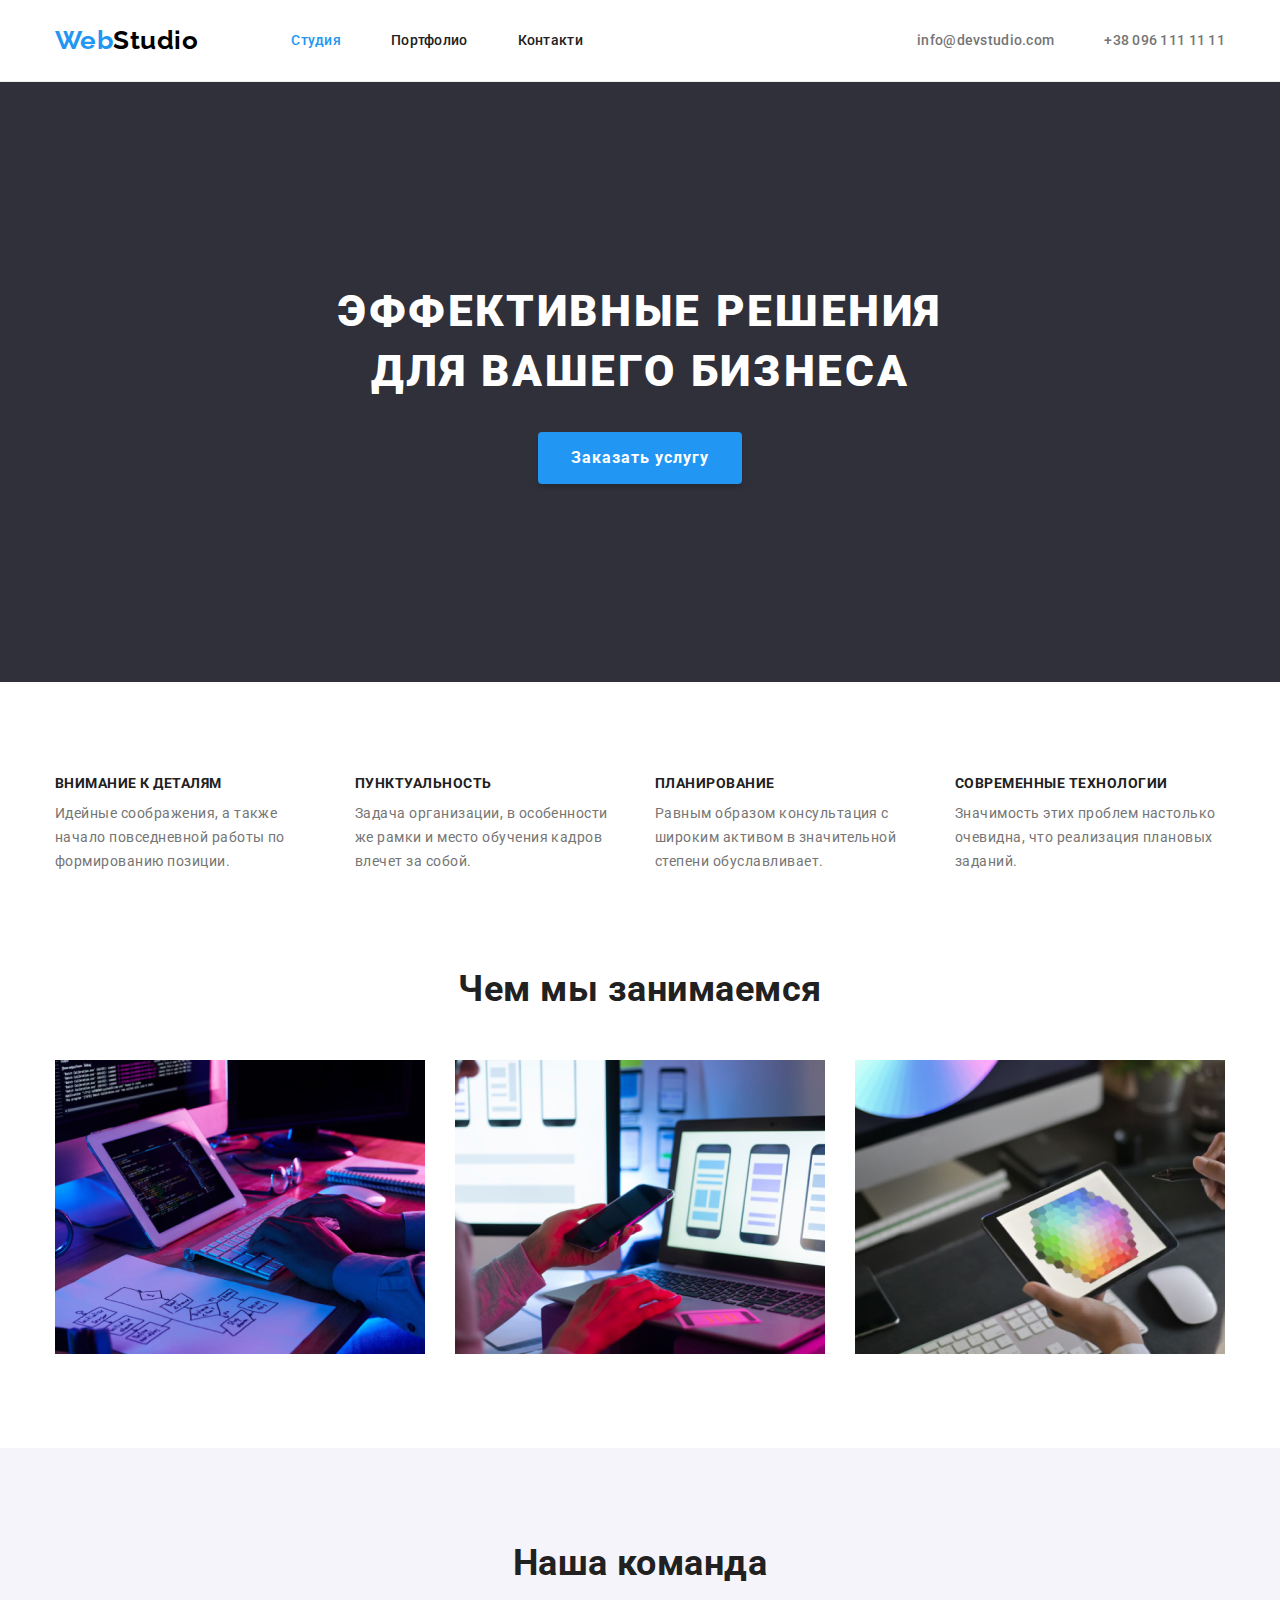
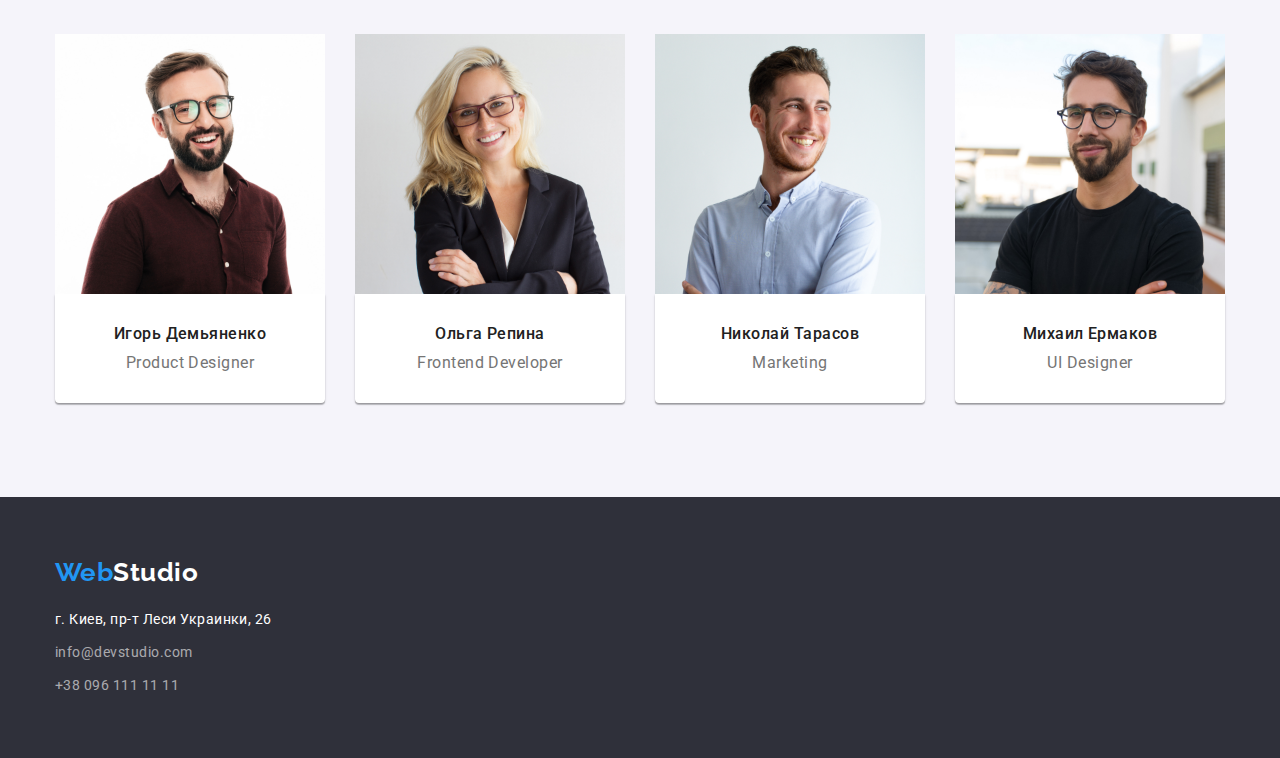
<file: index.html>
<!DOCTYPE html>
<html lang="ru">
  <head>
    <meta charset="UTF-8" />
    <meta http-equiv="X-UA-Compatible" content="IE=edge" />
    <meta name="viewport" content="width=device-width, initial-scale=1.0" />
    <title>Document</title>
    <link rel="preconnect" href="https://fonts.googleapis.com" />
    <link rel="preconnect" href="https://fonts.gstatic.com" crossorigin />
    <link
      href="https://fonts.googleapis.com/css2?family=Raleway:wght@700&family=Roboto:wght@400;500;700;900&display=swap"
      rel="stylesheet"
    />
    <link
      rel="stylesheet"
      href="https://cdnjs.cloudflare.com/ajax/libs/modern-normalize/1.1.0/modern-normalize.min.css"
    />
    <link rel="stylesheet" href="./css/style.css" />
  </head>
  <body>
    <!-- Шапка сайта -->
    <header class="header">
      <div class="container header-container">
        <nav class="nav-header">
          <a class="logo" href="/" lang="en"> Web<span class="logo-color-light">Studio</span> </a>

          <ul class="navigation list">
            <li class="navigation-item">
              <a href="./index.html" class="link current">Студия</a>
            </li>
            <li class="navigation-item">
              <a href="./portfolio.html" class="link">Портфолио</a>
            </li>
            <li class="navigation-item"><a href="" class="link">Контакти</a></li>
          </ul>
        </nav>
        <ul class="contact list">
          <li>
            <a href="mailto:info@devstudio.com" lang="en" class="nav-mail link"
              >info@devstudio.com</a
            >
          </li>
          <li><a href="tel:+380961111111" class="link">+38 096 111 11 11</a></li>
        </ul>
      </div>
    </header>

    <main>
      <!--Герой -->
      <section class="hero">
        <h1 class="hero-title">Эффективные решения для вашего бизнеса</h1>
        <button type="button" class="button primary">Заказать услугу</button>
      </section>
      <!-- Преимущества -->
      <section class="benefits-section section">
        <div class="container">
          <h2 class="hidden">Преимушества</h2>
          <ul class="benefits list">
            <li class="benefits-card">
              <h3 class="title">Внимание к деталям</h3>
              <p class="text">
                Идейные соображения, а также начало повседневной работы по формированию позиции.
              </p>
            </li>
            <li class="benefits-card">
              <h3 class="title">Пунктуальность</h3>
              <p class="text">
                Задача организации, в особенности же рамки и место обучения кадров влечет за собой.
              </p>
            </li>
            <li class="benefits-card">
              <h3 class="title">Планирование</h3>
              <p class="text">
                Равным образом консультация с широким активом в значительной степени обуславливает.
              </p>
            </li>
            <li class="benefits-card">
              <h3 class="title">Современные технологии</h3>
              <p class="text">
                Значимость этих проблем настолько очевидна, что реализация плановых заданий.
              </p>
            </li>
          </ul>
        </div>
      </section>
      <!-- Чем занимаются -->
      <section class="section">
        <div class="container">
          <h2 class="works-title">Чем мы занимаемся</h2>
          <ul class="works list">
            <li class="works-card">
              <a href="">
                <img
                  src="./img/keyboard-and-tablet.jpg"
                  alt="Картинка с клавиатурой и планшетом"
                  width="370"
              /></a>
            </li>
            <li class="works-card">
              <a href="">
                <img
                  src="./img/smartphone-and-laptop.jpg"
                  alt="Картинка с смартфоном и ноутбуком"
                  width="370"
              /></a>
            </li>
            <li class="works-card">
              <a href="">
                <img src="./img/tablet.jpg" alt="Картинка с планшетом" width="370" />
              </a>
            </li>
          </ul>
        </div>
      </section>
      <!-- Команда -->
      <section class="team-section section">
        <div class="container">
          <h2 class="team-title">Наша команда</h2>
          <ul class="team-list list">
            <li class="team-card">
              <img src="./img/product-designer.jpg" alt="Фото Игорь Демьяненко" width="270" />
              <div class="team-border">
                <h3 class="title">Игорь Демьяненко</h3>
                <p class="text" lang="en">Product Designer</p>
              </div>
            </li>

            <li class="team-card">
              <img src="./img/frontend-developer.jpg" alt="Фото Ольга Репина" width="270" />
              <div class="team-border">
                <h3 class="title">Ольга Репина</h3>
                <p class="text" lang="en">Frontend Developer</p>
              </div>
            </li>
            <li class="team-card">
              <img src="./img/marketing.jpg" alt="Фото Николай Тарасов" width="270" />
              <div class="team-border">
                <h3 class="title">Николай Тарасов</h3>
                <p class="text" lang="en">Marketing</p>
              </div>
            </li>
            <li class="team-card">
              <img src="./img/ui-designer.jpg" alt="Фото Михаил Ермаков" width="270" />
              <div class="team-border">
                <h3 class="title">Михаил Ермаков</h3>
                <p class="text" lang="en">UI Designer</p>
              </div>
            </li>
          </ul>
        </div>
      </section>
    </main>

    <!-- Футер -->
    <footer class="footer">
      <div class="container footer-container">
        <a class="logo footer-logo" href="/" lang="en">
          Web<span class="logo-color-dark">Studio</span>
        </a>
        <div class="address">
          <address>
            <p class="real-address">г. Киев, пр-т Леси Украинки, 26</p>
            <ul class="contact-footer list">
              <li class="footer-card">
                <a href="mailto:info@devstudio.com" lang="en" class="link">info@devstudio.com</a>
              </li>
              <li class="footer-card">
                <a href="tel:+380961111111" class="link">+38 096 111 11 11</a>
              </li>
            </ul>
          </address>
        </div>
      </div>
    </footer>
  </body>
</html>
<!-- Все -->
</file>
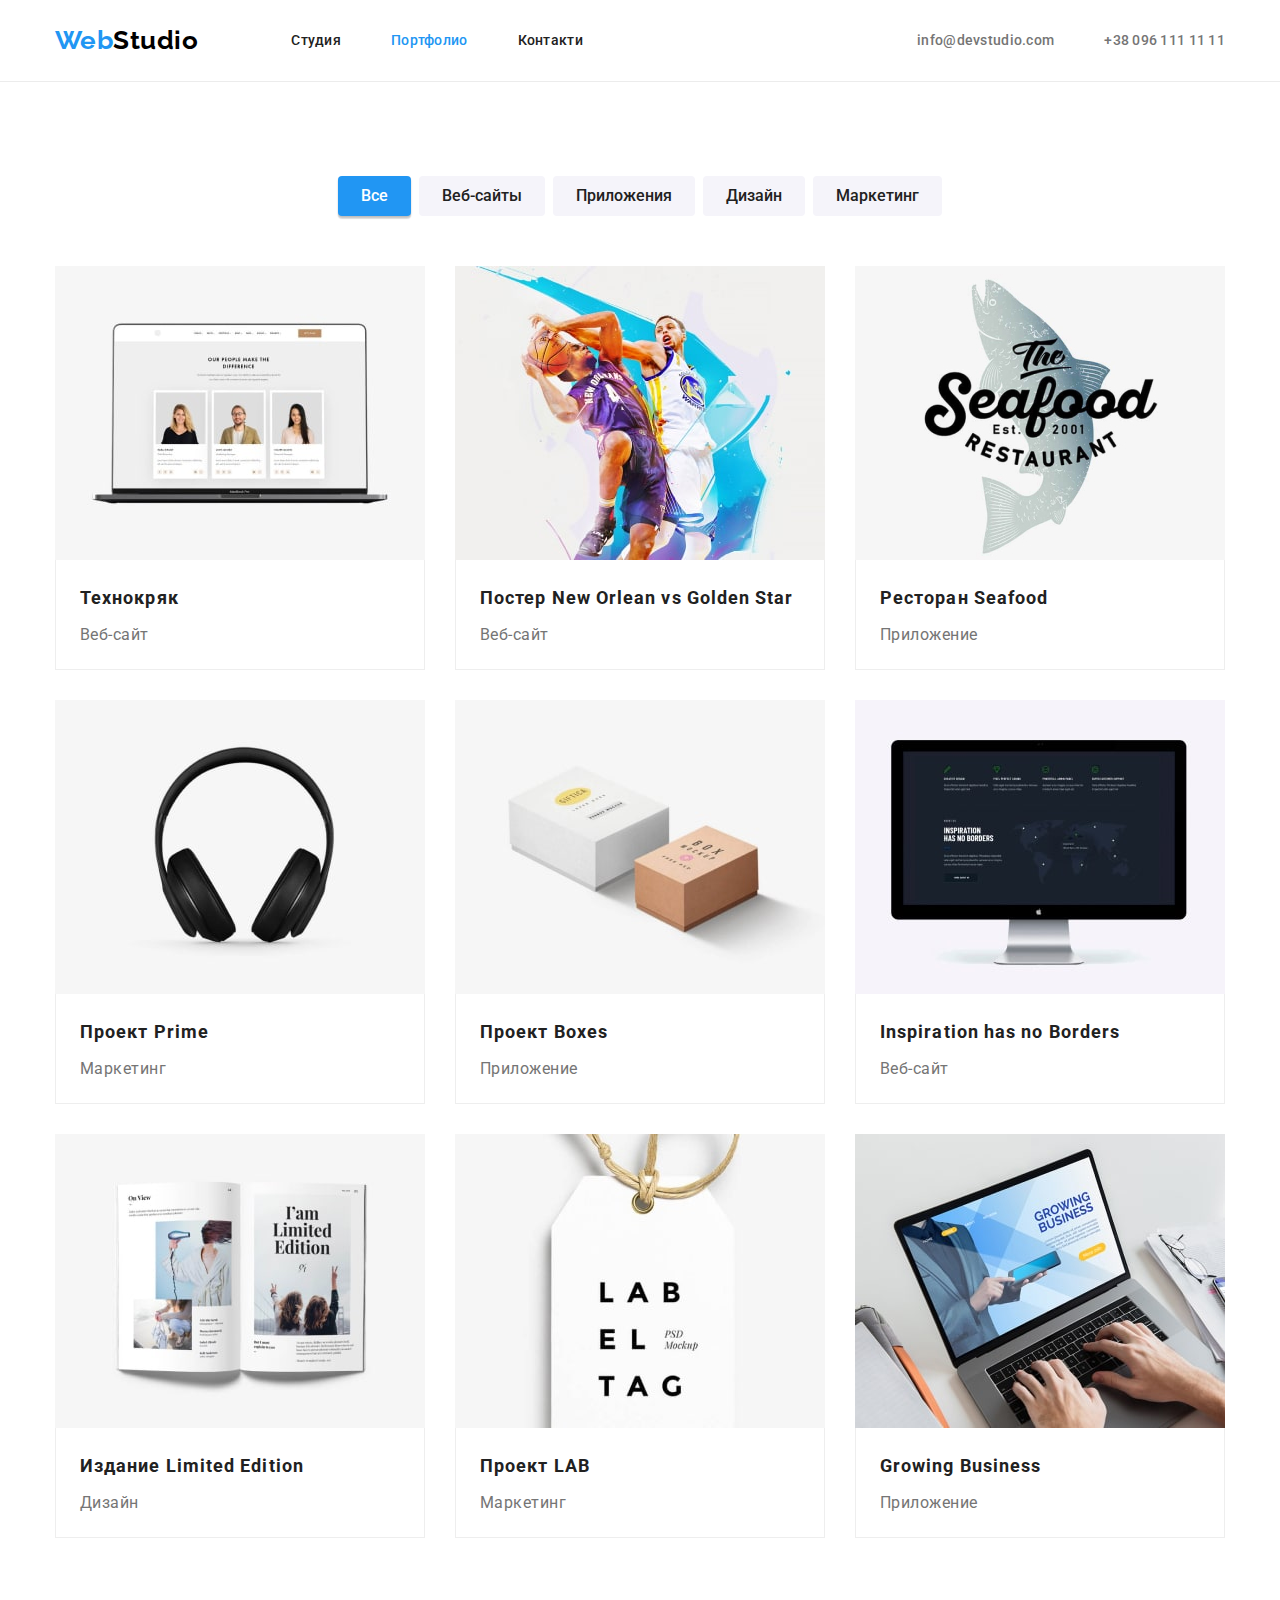
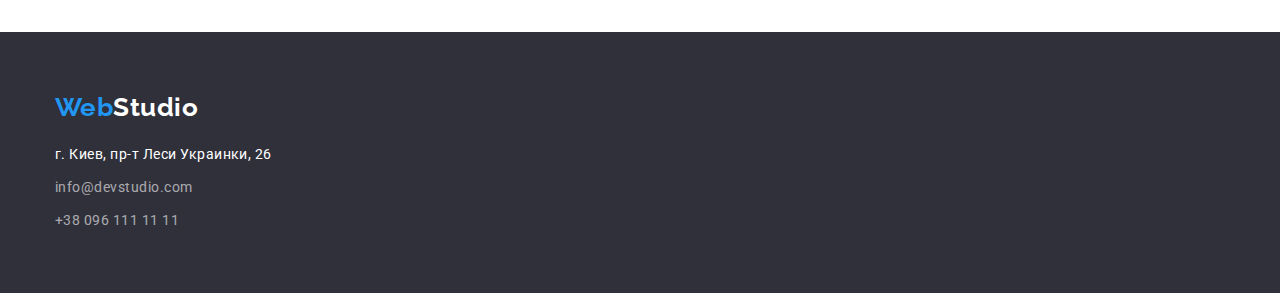
<file: portfolio.html>
<!DOCTYPE html>
<html lang="ru">
  <head>
    <meta charset="UTF-8" />
    <meta http-equiv="X-UA-Compatible" content="IE=edge" />
    <meta name="viewport" content="width=device-width, initial-scale=1.0" />
    <title>Portfolio</title>
    <link rel="preconnect" href="https://fonts.googleapis.com" />
    <link rel="preconnect" href="https://fonts.gstatic.com" crossorigin />
    <link
      href="https://fonts.googleapis.com/css2?family=Raleway:wght@700&family=Roboto:wght@400;500;700;900&display=swap"
      rel="stylesheet"
    />
    <link
      rel="stylesheet"
      href="https://cdnjs.cloudflare.com/ajax/libs/modern-normalize/1.1.0/modern-normalize.min.css"
    />
    <link rel="stylesheet" href="./css/style.css" />
  </head>
  <body>
    <!-- Шапка сайта -->
    <header class="header">
      <div class="container header-container">
        <nav class="nav-header">
          <a class="logo" href="/" lang="en"> Web<span class="logo-color-light">Studio</span> </a>

          <ul class="navigation list">
            <li class="navigation-item"><a href="./index.html" class="link">Студия</a></li>
            <li class="navigation-item">
              <a href="./portfolio.html" class="link current">Портфолио</a>
            </li>
            <li class="navigation-item"><a href="" class="link">Контакти</a></li>
          </ul>
        </nav>
        <ul class="contact list">
          <li>
            <a href="mailto:info@devstudio.com" lang="en" class="nav-mail link"
              >info@devstudio.com</a
            >
          </li>
          <li><a href="tel:+380961111111" class="link">+38 096 111 11 11</a></li>
        </ul>
      </div>
    </header>
    <!-- Портфолио -->
    <main>
      <section class="portfolio-section section">
        <div class="container">
          <h1 hidden>Примери портфолио</h1>
          <!-- Фильтри -->
          <ul class="flex-botton-portfolio list">
            <li class="element">
              <button class="botton-portfolio active" type="button">Все</button>
            </li>
            <li class="element">
              <button class="botton-portfolio" type="button">Веб-сайты</button>
            </li>
            <li class="element">
              <button class="botton-portfolio" type="button">Приложения</button>
            </li>
            <li class="element"><button class="botton-portfolio" type="button">Дизайн</button></li>
            <li class="element">
              <button class="botton-portfolio" type="button">Маркетинг</button>
            </li>
          </ul>
          <ul class="portfolio list">
            <li class="portfolio-card">
              <a href="">
                <img
                  src="./img/img-portfolio/texnohryak.jpg"
                  alt="Изображение проекта"
                  width="370"
                  height="294"
                />
                <div class="portfolio-border">
                  <h2 class="title">Технокряк</h2>
                  <p class="text">Веб-сайт</p>
                </div>
              </a>
            </li>
            <li class="portfolio-card">
              <a href="">
                <img
                  src="./img/img-portfolio/poster-new-orlean-vs-golden-star.jpg"
                  alt="Изображение проекта"
                  width="370"
                  height="294"
                />
                <div class="portfolio-border">
                  <h2 class="title">Постер New Orlean vs Golden Star</h2>
                  <p class="text">Веб-сайт</p>
                </div>
              </a>
            </li>
            <li class="portfolio-card">
              <a href="">
                <img
                  src="./img/img-portfolio/restoran-seafood.jpg"
                  alt="Изображение проекта"
                  width="370"
                  height="294"
                />
                <div class="portfolio-border">
                  <h2 class="title">Ресторан Seafood</h2>
                  <p class="text">Приложение</p>
                </div>
              </a>
            </li>
            <li class="portfolio-card">
              <a href="">
                <img
                  src="./img/img-portfolio/project-prime.jpg"
                  alt="Изображение проекта"
                  width="370"
                  height="294"
                />
                <div class="portfolio-border">
                  <h2 class="title">Проект Prime</h2>
                  <p class="text">Маркетинг</p>
                </div>
              </a>
            </li>
            <li class="portfolio-card">
              <a href="">
                <img
                  src="./img/img-portfolio/project-boxes.jpg"
                  alt="Изображение проекта"
                  width="370"
                  height="294"
                />
                <div class="portfolio-border">
                  <h2 class="title">Проект Boxes</h2>
                  <p class="text">Приложение</p>
                </div>
              </a>
            </li>
            <li class="portfolio-card">
              <a href="">
                <img
                  src="./img/img-portfolio/inspiration-has-no-borders.jpg"
                  alt="Изображение проекта"
                  width="370"
                  height="294"
                />
                <div class="portfolio-border">
                  <h2 class="title">Inspiration has no Borders</h2>
                  <p class="text">Веб-сайт</p>
                </div>
              </a>
            </li>
            <li class="portfolio-card">
              <a href="">
                <img
                  src="./img/img-portfolio/limited-edition.jpg"
                  alt="Изображение проекта"
                  width="370"
                  height="294"
                />
                <div class="portfolio-border">
                  <h2 class="title">Издание Limited Edition</h2>
                  <p class="text">Дизайн</p>
                </div>
              </a>
            </li>
            <li class="portfolio-card">
              <a href="">
                <img
                  src="./img/img-portfolio/project-lab.jpg"
                  alt="Изображение проекта"
                  width="370"
                  height="294"
                />
                <div class="portfolio-border">
                  <h2 class="title">Проект LAB</h2>
                  <p class="text">Маркетинг</p>
                </div>
              </a>
            </li>
            <li class="portfolio-card">
              <a href="">
                <img
                  src="./img/img-portfolio/growing-business.jpg"
                  alt="Изображение проекта"
                  width="370"
                  height="294"
                />
                <div class="portfolio-border">
                  <h2 class="title">Growing Business</h2>
                  <p class="text">Приложение</p>
                </div>
              </a>
            </li>
          </ul>
        </div>
      </section>
    </main>
    <!-- Футер -->
    <footer class="footer">
      <div class="container footer-container">
        <a class="logo footer-logo" href="/" lang="en">
          Web<span class="logo-color-dark">Studio</span>
        </a>
        <div class="address">
          <address>
            <p class="real-address">г. Киев, пр-т Леси Украинки, 26</p>
            <ul class="contact-footer list">
              <li class="footer-card">
                <a href="mailto:info@devstudio.com" lang="en" class="link">info@devstudio.com</a>
              </li>
              <li class="footer-card">
                <a href="tel:+380961111111" class="link">+38 096 111 11 11</a>
              </li>
            </ul>
          </address>
        </div>
      </div>
    </footer>
  </body>
</html>
</file>
<file: css/style.css>
:root {
  --primary-text-color: #212121;
  --secondary-text-color: #757575;
  --hover-color: #2196f3;
}
body {
  font-family: 'Roboto', sans-serif;
  letter-spacing: 0.03em;
  color: var(--primary-text-color);
}
a {
  text-decoration: none;
}
h1,
h2,
h3,
h4,
p {
  margin-top: 0;
  margin-bottom: 0;
}

ul,
ol {
  margin-top: 0;
  margin-bottom: 0;
  padding-left: 0;
}

img {
  display: block;
}

button {
  cursor: pointer;
}

.list {
  list-style: none;
}

.section {
  padding-top: 94px;
  padding-bottom: 94px;
}

.container {
  width: 1200px;
  margin-left: auto;
  margin-right: auto;
  padding-left: 15px;
  padding-right: 15px;
}
/*==================== header========================= */
.header {
  border-bottom: 1px solid #ececec;
  padding-top: 25px;
  padding-bottom: 25px;
}
.header-container {
  display: flex;
  align-items: center;
  justify-content: space-between;
}
.nav-header {
  display: flex;
  align-items: center;
}
.navigation {
  display: flex;
  margin-left: 93px;
}

.navigation-item:not(:last-child) {
  margin-right: 50px;
}

.contact {
  display: flex;
}
.logo {
  font-family: 'Raleway', sans-serif;
  font-weight: 700;
  font-size: 26px;
  line-height: 1.19;
  color: #2196f3;
}
.logo-color-light {
  color: #000;
}
.logo-color-dark {
  color: #ffffff;
}

.navigation .link {
  font-weight: 500;
  font-size: 14px;
  line-height: 1.14;
  letter-spacing: 0.02em;
  color: var(--primary-text-color);
}
.navigation .link:hover,
.navigation .link:focus {
  color: var(--hover-color);
}

.navigation .link.current {
  color: var(--hover-color);
}
.nav-mail {
  margin-right: 50px;
}
.contact .link {
  font-weight: 500;
  font-size: 14px;
  font-style: normal;
  line-height: 1.14;
  letter-spacing: 0.02em;
  color: var(--secondary-text-color);
}
.contact .link:hover,
.contact .link:focus {
  color: var(--hover-color);
}
/*====================== Hero =========================*/
.hero {
  background-color: #2f303a;
  text-align: center;
  height: 600px;
  padding-top: 200px;
  padding-bottom: 200px;
}

.hero-title {
  font-weight: 900;
  font-size: 44px;
  line-height: 1.36;

  letter-spacing: 0.06em;
  text-transform: uppercase;
  color: #ffffff;
  margin-left: auto;
  margin-right: auto;
  margin-bottom: 30px;
  width: 700px;
}
/*================== Buttons=============== */
.button.primary {
  margin: auto;
  font-family: inherit;

  padding: 10px 32px;
  display: inline-block;
  font-weight: 700;
  font-size: 16px;
  line-height: 1.88;
  align-items: center;
  text-align: center;
  letter-spacing: 0.06em;
  color: #ffffff;
  background-color: #2196f3;
  cursor: pointer;
  box-shadow: 0px 4px 4px rgba(0, 0, 0, 0.15);
  border: 1px solid transparent;
  border-radius: 4px;
}
.button.primary:focus,
.button.primary:hover {
  background-color: #188ce8;
}

/* =====================Benefits================ */
.hidden {
  position: absolute;
  width: 1px;
  height: 1px;
  margin: -1px;
  border: 0;
  padding: 0;
  white-space: nowrap;
  clip-path: inset(100%);
  clip: rect(0 0 0 0);
  overflow: hidden;
}

.benefits-section {
  padding-bottom: 0px;
}
.benefits {
  display: flex;
  gap: 30px;
}
.benefits-card {
  flex-basis: calc((100% - 90px) / 4);
}
.benefits .title {
  font-weight: 700;
  font-size: 14px;
  line-height: 1.14;
  text-transform: uppercase;
  margin-bottom: 10px;
}
.benefits .text {
  font-size: 14px;
  line-height: 1.71;
  color: var(--secondary-text-color);
}
/*============== Works=================*/
.works {
  display: flex;
  gap: 30px;
}
.works-title {
  font-weight: 700;
  font-size: 36px;
  line-height: 1.17;
  text-align: center;
  color: var(--primary-text-color);
  margin-bottom: 50px;
}
/* .work-card:not(:last-child) {
  margin-right: 30px;
} */
.works-card {
  flex-basis: calc((100% - 60px) / 3);
}
/*====================Team=======================*/
.team-section {
  background-color: #f5f4fa;
}
.team-list {
  display: flex;
  flex-wrap: wrap;
  gap: 30px;
}
.team-title {
  font-weight: 700;
  font-size: 36px;
  line-height: 1.17;
  text-align: center;
  margin-bottom: 50px;
}
.team-list .title {
  font-weight: 500;
  font-size: 16px;
  line-height: 1.19;
  text-align: center;
  margin-bottom: 10px;
}
.team-list .text {
  font-size: 16px;
  line-height: 1.19;
  text-align: center;
  letter-spacing: 0.03em;
  color: var(--secondary-text-color);
}
.team-border {
  border: 1px solid transparent;
  border-top: none;
  background: #ffffff;
  box-shadow: 0px 1px 3px rgba(0, 0, 0, 0.12), 0px 1px 1px rgba(0, 0, 0, 0.14),
    0px 2px 1px rgba(0, 0, 0, 0.2);
  border-radius: 0px 0px 4px 4px;
  padding-top: 30px;
  padding-bottom: 30px;
}
.team-card {
  flex-basis: calc((100% - 90px) / 4);
}

/* Footer */
.footer {
  background-color: #2f303a;
  padding-top: 60px;
  padding-bottom: 60px;
}
.footer-container {
}
.address {
  padding-top: 20px;
}

.real-address {
  font-size: 14px;
  line-height: 1.71;
  font-style: normal;
  color: #ffffff;
  margin-bottom: 9px;
}
.contact-footer {
  display: flex;
  flex-direction: column;
}
.contact-footer .link {
  font-weight: 400;
  font-size: 14px;
  font-style: normal;
  line-height: 1.71;
  color: rgba(255, 255, 255, 0.6);
}
.contact-footer .link:hover,
.contact-footer .link:focus {
  color: var(--hover-color);
}
.footer-card:not(:last-child) {
  margin-bottom: 9px;
}

/* Portfolio */

.portfolio .title {
  font-weight: 700;
  font-size: 18px;
  line-height: 2;
  letter-spacing: 0.06em;
  color: var(--primary-text-color);
}

.portfolio .text {
  font-size: 16px;
  line-height: 1.88;
  color: var(--secondary-text-color);
}
.portfolio {
  display: flex;
  flex-wrap: wrap;
  gap: 30px;
}
.portfolio-card {
  flex-basis: calc((100% - 60px) / 3);
}
.portfolio-border {
  border-right: 1px solid #eeeeee;
  border-bottom: 1px solid #eeeeee;
  border-left: 1px solid #eeeeee;

  padding-top: 20px;
  padding-right: 24px;
  padding-bottom: 20px;
  padding-left: 24px;
  margin: 0;
  height: 110px;
}
.portfolio-border .title {
  margin-bottom: 4px;
}

/*================= Buttons Portfolio===================*/
.botton-portfolio {
  font-family: inherit;
  padding: 6px 22px;
  font-weight: 500;
  font-size: 16px;
  line-height: 1.63;
  text-align: center;
  color: var(--primary-text-color);
  background-color: #f5f4fa;
  cursor: pointer;
  border-radius: 4px;
  border: 1px solid transparent;
}
.botton-portfolio.active {
  color: #ffffff;
  background-color: var(--hover-color);
  box-shadow: 0px 3px 1px rgba(0, 0, 0, 0.1), 0px 1px 2px rgba(0, 0, 0, 0.08),
    0px 2px 2px rgba(0, 0, 0, 0.12);
}

.botton-portfolio:focus,
.botton-portfolio:hover {
  background-color: var(--hover-color);
}
.flex-botton-portfolio {
  display: flex;
  justify-content: center;
  margin-bottom: 50px;
}
.element {
  margin-right: 8px;
}
.element:last-child {
  margin-right: 0px;
}
.portfolio-border {
  border-right: 1px solid #eeeeee;
  border-bottom: 1px solid #eeeeee;
  border-left: 1px solid #eeeeee;

  padding-top: 20px;
  padding-right: 24px;
  padding-bottom: 20px;
  padding-left: 24px;
  margin: 0;
  height: 110px;
}
.portfolio-border .title {
  margin-bottom: 4px;
}
</file>
